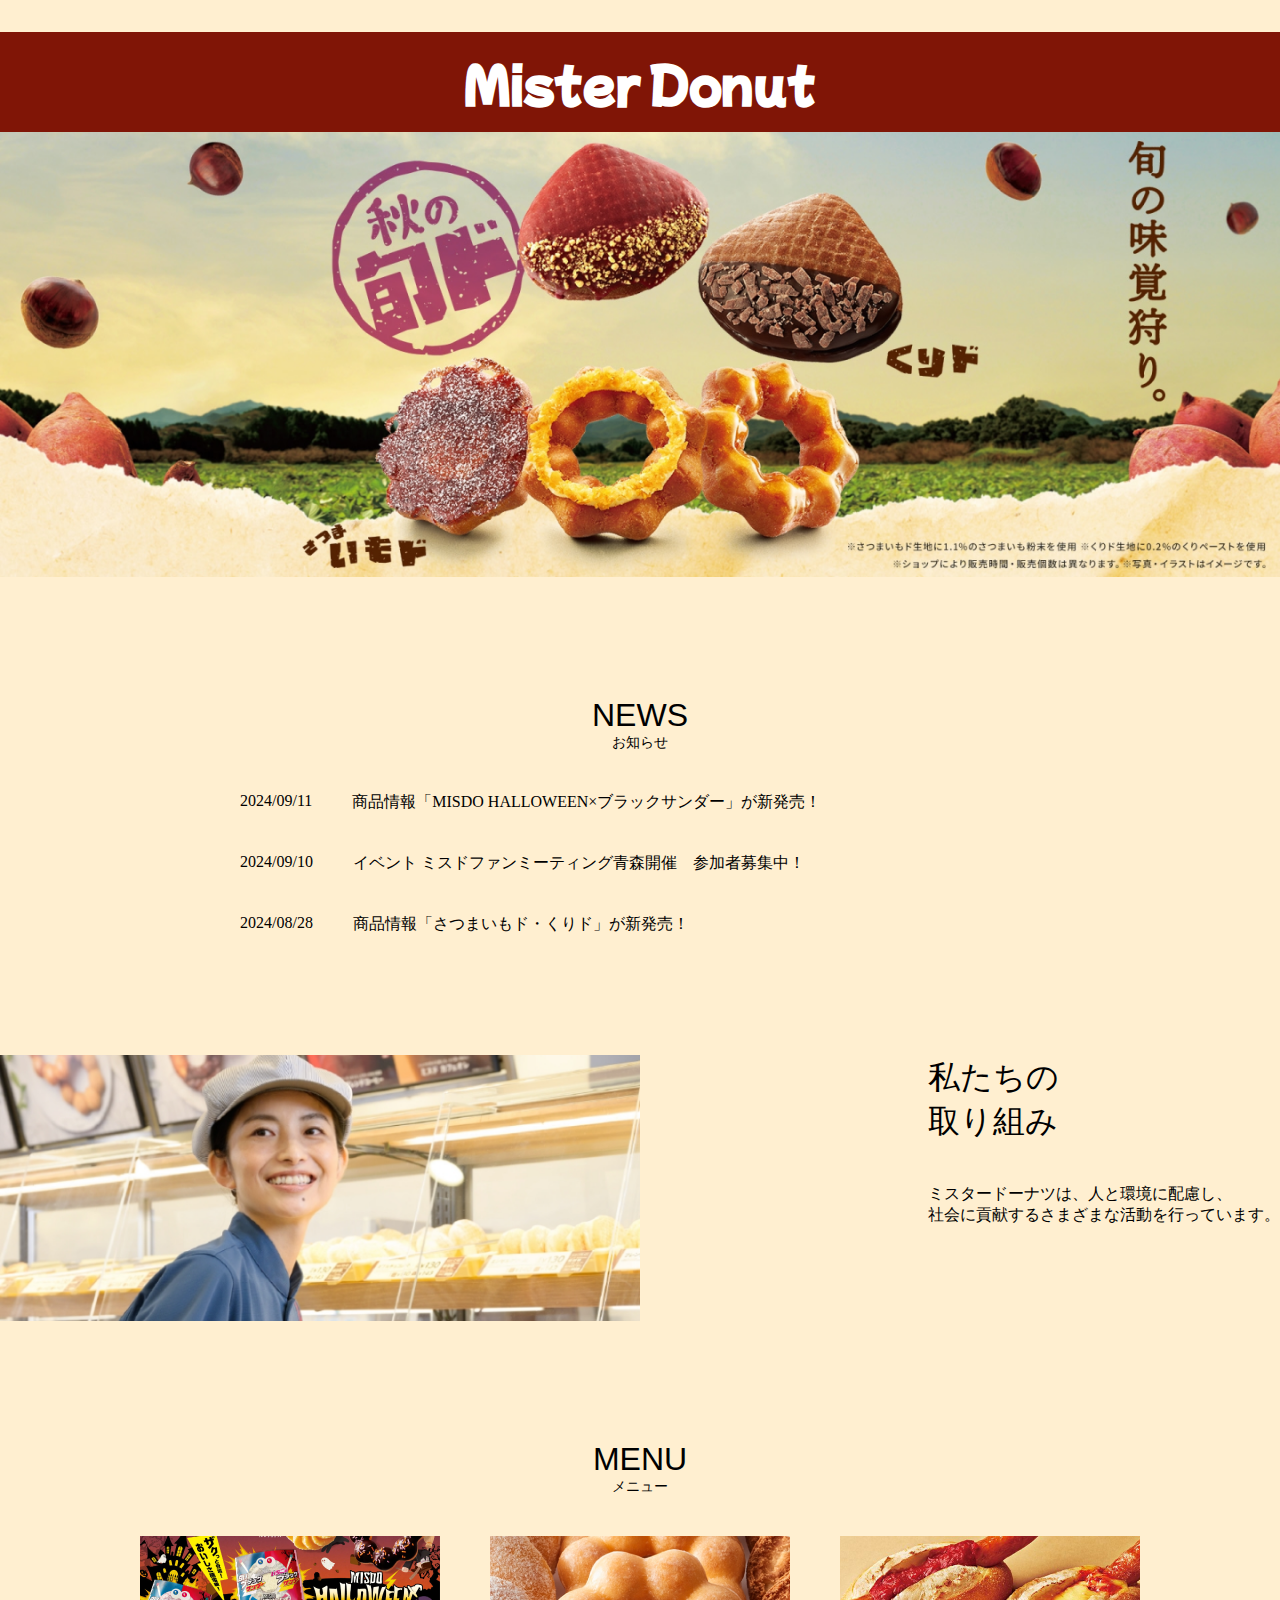
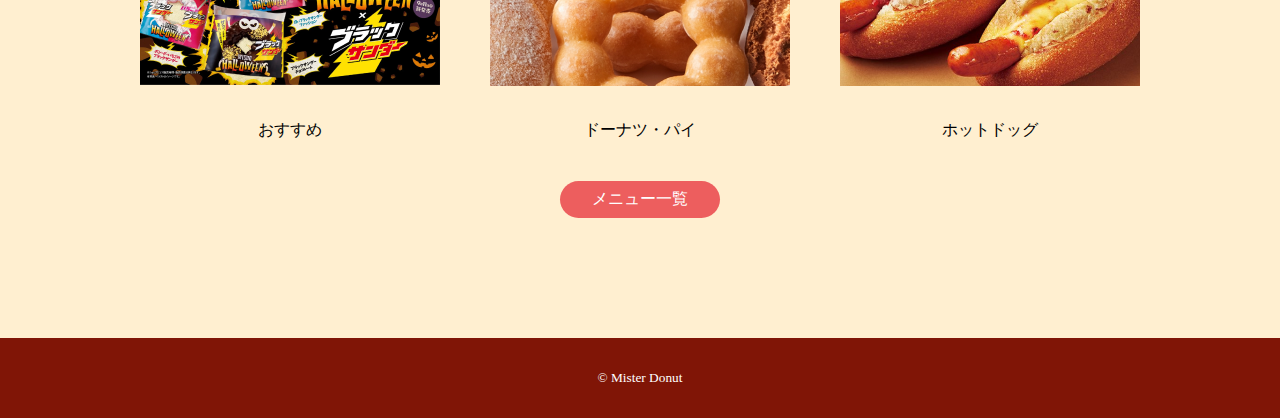
<file: index.html>
<!DOCTYPE html>
<html lang="ja">
<head>
    <meta charset="utf-8">
    <title>20240913</title>
    <link rel="stylesheet" href="css/style.css">
    <link rel="preconnect" href="https://fonts.googleapis.com">
<link rel="preconnect" href="https://fonts.gstatic.com" crossorigin>
<link href="https://fonts.googleapis.com/css2?family=Mochiy+Pop+One&display=swap" rel="stylesheet">
<link rel="preconnect" href="https://fonts.googleapis.com">
<link rel="preconnect" href="https://fonts.gstatic.com" crossorigin>
<link href="https://fonts.googleapis.com/css2?family=Kosugi+Maru&family=M+PLUS+Rounded+1c:wght@100;300;400;500;700;800;900&display=swap" rel="stylesheet">
</head>

<body>
    <header>
        <h1>Mister Donut</h1>
    </header>

    <main>
        <div id="main-visual">
            <img src="img/sinnsaku.png" alt="メインビジュアル">
        </div>

        <section id="news">
            <h2>NEWS<span>お知らせ</span></h2>
            <dl class="news-list">
                <div>
                    <dt>2024/09/11</dt>
                    <dd>商品情報「MISDO HALLOWEEN×ブラックサンダー」が新発売！ </dd>
                </div>
                <div>
                    <dt>2024/09/10</dt>
                    <dd>イベント  ミスドファンミーティング青森開催　参加者募集中！ </dd>
                </div>
                <div>
                    <dt>2024/08/28</dt>
                    <dd>商品情報「さつまいもド・くりド」が新発売！</dd>
                </div>
            </dl>
        </section>

        <section id="vision">
            <div class="text-area">
                <h2>私たちの<br>取り組み</h2>
                <p>ミスタードーナツは、人と環境に配慮し、<br>社会に貢献するさまざまな活動を行っています。</p>
            </div>
            <img src="img/hito.png" alt="ビジョン">
        </section>

        <section id="service">
            <h2>MENU<span>メニュー</span></h2>
            <div class="services">
                <figure>
                    <img src="img/osusume.png" alt="おすすめ一覧">
                    <figcaption>おすすめ</figcaption>
                </figure>
                <figure>
                    <img src="img/donatu.png" alt="ドーナツ、パイ一覧">
                    <figcaption>ドーナツ・パイ</figcaption>
                </figure>
                <figure>
                    <img src="img/hotto.png" alt="ホットドッグ一覧">
                    <figcaption>ホットドッグ</figcaption>
                </figure>
            </div>
            <a class="btn" href="#">メニュー一覧</a>
        </section>
    </main>

    <footer>
        <small class="copyright">&copy; Mister Donut</small>
    </footer>
</body>
</html>
</file>
<file: css/style.css>
@charset "utf-8";

body{
    margin:0 ;
    background: #ffefd0; 
}

/***************
* header
****************/
header{
    height: 100px;
}
header{
    color: #fff;
    font-size: 24px;
    line-height: 100px;
    text-align: center; 
    background: #801506;
   
        font-family: "Mochiy Pop One", sans-serif;
        font-weight: 400;
        font-style: normal;
      
      
}

/***************
* main
****************/
main{
    display: flex;
    flex-direction: column;
    gap: 120px;
    padding-bottom: 120px;
}
h2{
    font-size: 32px;
    text-align: center;
    margin: 0 0 40px;
    
        font-family: "Kosugi Maru", sans-serif;
        font-weight: 400;
        font-style: normal;
    
      
}
h2 span{
    font-size: 14px;
    display: block;
}

.btn{
    display: block;
    width: 160px;
    margin: auto;
    color: #fff;
    background: #ED5E5E;
    text-align: center;
    padding: 8px 0;
    text-decoration: none;
    border-radius: 20px;
}

a:hover{
    opacity: .5;
}

/***************
* #main-visual
****************/
#main-visual img{
    display: block;
    width: 100%;
}





/***************
* .news-list
****************/
.news-list{
    width: 800px;
    margin: auto;
}
.news-list div{
    display: flex;
    gap: 40px;
}

.news-list div + div{
    margin-top: 40px;
}

.news-list dd{
    margin: 0;
}


/***************
* #vision
****************/
#vision{
    display: flex;
    flex-direction: row-reverse;
    gap: 64px;
    justify-content: space-between;
}

#vision .text-area{
   text-align: auto;
}

#vision h2{
    text-align: left;
    line-height: 1.4;
}
#vision img{
    width: 50%;
}

/***************
* .services
****************/
.services{
    display: flex;
    justify-content: space-between;
    width: 1000px;
    margin: auto;
}
.services figure{
    margin: 0;
}
.services figcaption{
    margin-top: 30px;
    text-align: center;
}
#service .btn{
    margin-top: 40px;
}

/***************
* footer
****************/
footer{
    height: 80px;
    text-align: center;
    background: #801506;
}

footer .copyright{
    color: #fff;
    line-height: 80px;
}

/***************
* 
****************/


/***************
* 
****************/
</file>
